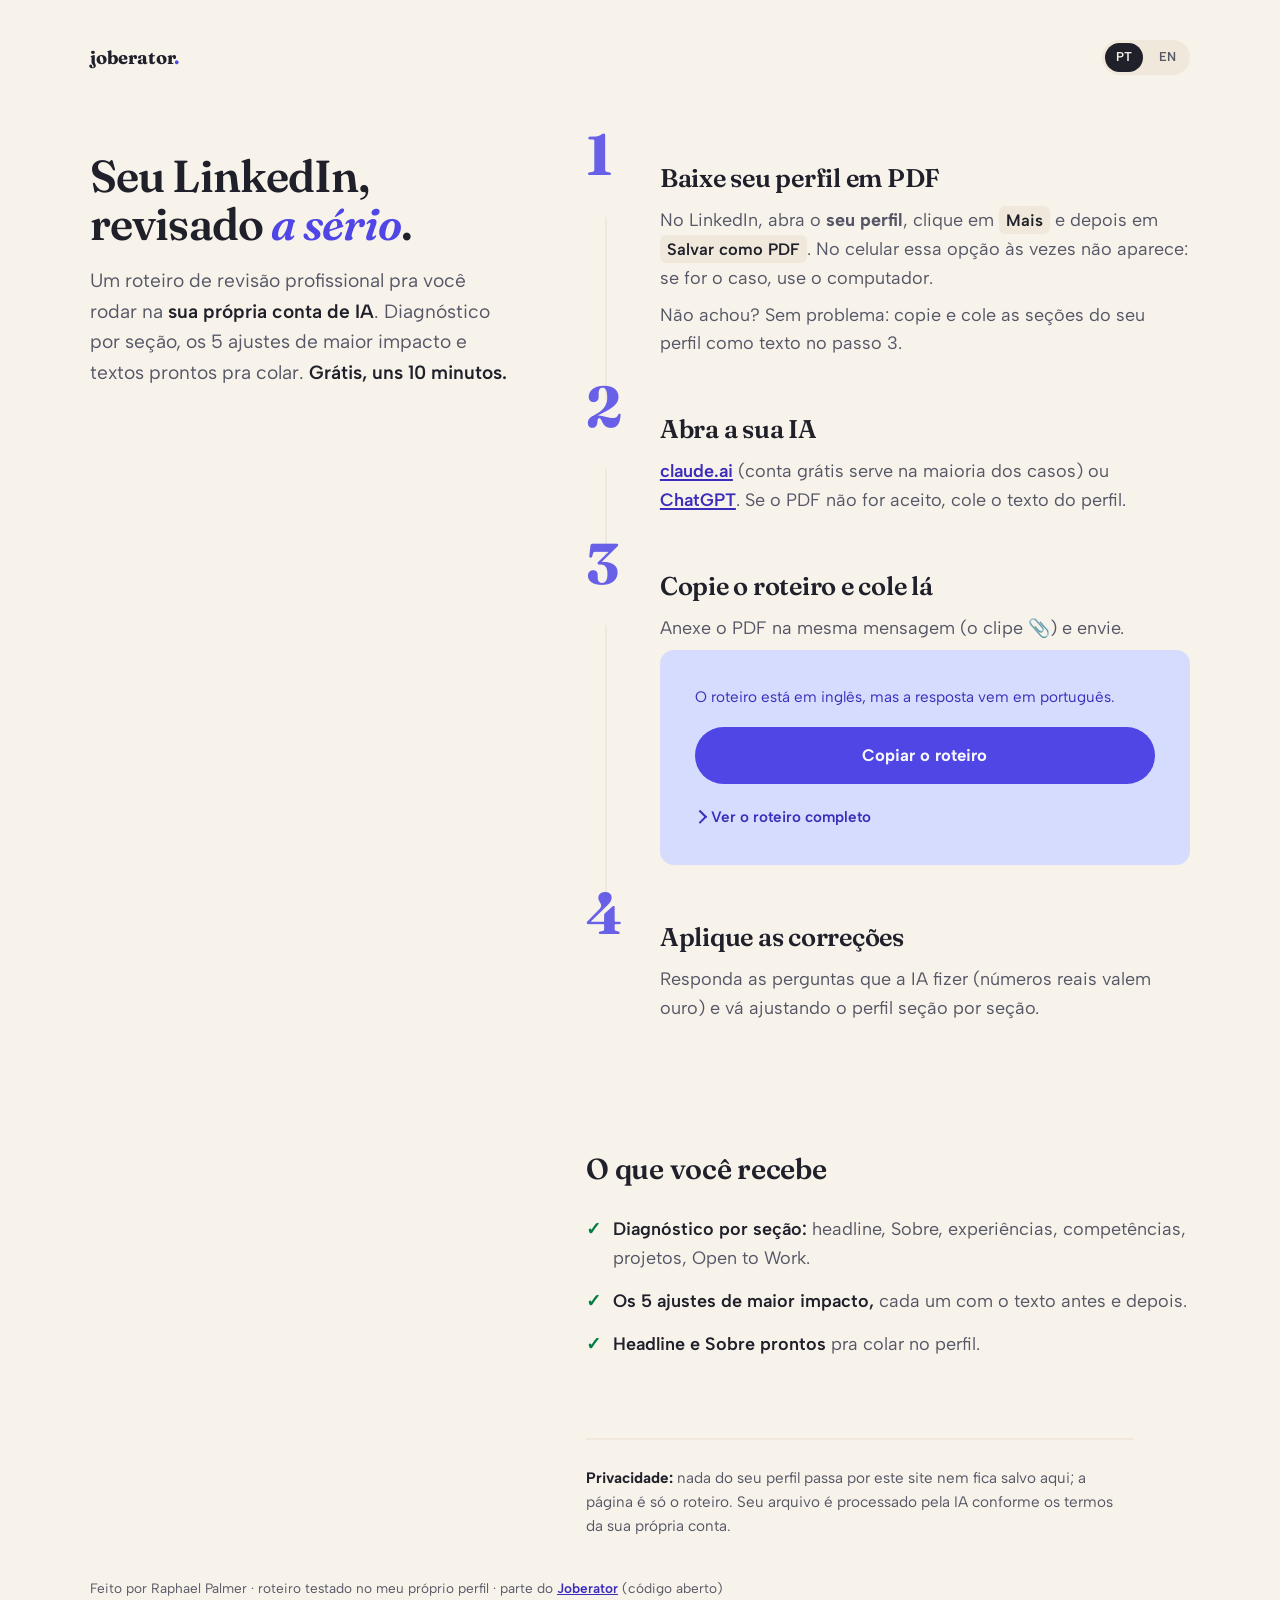
<file: docs/index.html>
<!DOCTYPE html>
<html lang="pt-BR" data-lang="pt">
<head>
<meta charset="UTF-8">
<meta name="viewport" content="width=device-width, initial-scale=1.0">
<title>Revisão de LinkedIn com IA · Joberator</title>
<meta name="description" content="Um roteiro de revisão profissional do seu perfil do LinkedIn, para rodar na sua própria conta de IA. Grátis, leva 10 minutos.">
<link rel="preconnect" href="https://fonts.googleapis.com">
<link rel="preconnect" href="https://fonts.gstatic.com" crossorigin>
<link href="https://fonts.googleapis.com/css2?family=Fraunces:opsz,wght@9..144,500;9..144,600;9..144,700&family=Albert+Sans:wght@400;500;600;700&display=swap" rel="stylesheet">
<style>
  :root {
    --paper: oklch(96.5% 0.012 85);
    --paper-deep: oklch(93.5% 0.02 85);
    --ink: oklch(25% 0.02 285);
    --ink-dim: oklch(46% 0.025 285);
    --accent: oklch(51% 0.23 277);
    --accent-deep: oklch(42% 0.21 277);
    --accent-soft: oklch(90% 0.045 277);
    --ok: oklch(52% 0.13 155);
    --radius: 14px;
  }
  * { margin: 0; padding: 0; box-sizing: border-box; }
  html { scroll-behavior: smooth; }
  body {
    background: var(--paper);
    color: var(--ink);
    font-family: "Albert Sans", sans-serif;
    font-size: clamp(1rem, 0.95rem + 0.3vw, 1.125rem);
    line-height: 1.6;
    -webkit-font-smoothing: antialiased;
  }
  /* language switching */
  html[data-lang="pt"] .en { display: none !important; }
  html[data-lang="en"] .pt { display: none !important; }

  .wrap {
    max-width: 680px;
    margin: 0 auto;
    padding: clamp(1.25rem, 4vw, 2.5rem);
  }

  header {
    display: flex;
    align-items: center;
    justify-content: space-between;
    padding-bottom: clamp(2.5rem, 8vw, 4.5rem);
  }
  .wordmark {
    font-family: "Fraunces", serif;
    font-weight: 700;
    font-size: 1.15rem;
    letter-spacing: -0.01em;
    color: var(--ink);
    text-decoration: none;
  }
  .wordmark span { color: var(--accent); }
  .lang-toggle {
    display: flex;
    gap: 0.25rem;
    background: var(--paper-deep);
    border-radius: 999px;
    padding: 0.2rem;
  }
  .lang-toggle button {
    font: inherit;
    font-size: 0.8rem;
    font-weight: 600;
    border: none;
    background: transparent;
    color: var(--ink-dim);
    padding: 0.25rem 0.7rem;
    border-radius: 999px;
    cursor: pointer;
  }
  .lang-toggle button[aria-pressed="true"] {
    background: var(--ink);
    color: var(--paper);
  }

  h1 {
    font-family: "Fraunces", serif;
    font-weight: 600;
    font-size: clamp(2.3rem, 6.5vw, 3.4rem);
    line-height: 1.08;
    letter-spacing: -0.02em;
    margin-bottom: 1.1rem;
  }
  h1 em {
    font-style: italic;
    color: var(--accent);
  }
  .lede {
    color: var(--ink-dim);
    font-size: clamp(1.05rem, 1rem + 0.4vw, 1.2rem);
    max-width: 34em;
  }
  .lede strong { color: var(--ink); font-weight: 600; }

  /* steps */
  .steps {
    list-style: none;
    margin: clamp(3rem, 9vw, 5rem) 0 0;
    counter-reset: step;
  }
  .steps li {
    counter-increment: step;
    position: relative;
    padding: 0 0 clamp(2.2rem, 6vw, 3.2rem) clamp(3.4rem, 9vw, 4.6rem);
  }
  .steps li::before {
    content: counter(step);
    position: absolute;
    left: 0;
    top: -0.55em;
    font-family: "Fraunces", serif;
    font-weight: 700;
    font-size: clamp(2.6rem, 7vw, 3.6rem);
    line-height: 1;
    color: var(--accent);
    opacity: 0.85;
  }
  .steps li:not(:last-child)::after {
    content: "";
    position: absolute;
    left: clamp(0.85rem, 2.4vw, 1.2rem);
    top: clamp(2.6rem, 7.5vw, 3.7rem);
    bottom: 0.6rem;
    width: 2px;
    background: var(--paper-deep);
  }
  .steps h2 {
    font-family: "Fraunces", serif;
    font-weight: 600;
    font-size: clamp(1.3rem, 3.5vw, 1.6rem);
    letter-spacing: -0.01em;
    margin-bottom: 0.45rem;
  }
  .steps p { color: var(--ink-dim); max-width: 32em; }
  .steps p + p { margin-top: 0.5rem; }
  .path {
    display: inline-block;
    background: var(--paper-deep);
    border-radius: 6px;
    padding: 0.05rem 0.45rem;
    font-weight: 600;
    font-size: 0.92em;
    color: var(--ink);
    white-space: nowrap;
  }
  .steps a { color: var(--accent-deep); font-weight: 600; text-decoration-thickness: 1.5px; text-underline-offset: 2px; }

  /* prompt block */
  .prompt-zone {
    background: var(--accent-soft);
    border-radius: var(--radius);
    padding: clamp(1.4rem, 4.5vw, 2.2rem);
    margin-top: 0.4rem;
  }
  .prompt-zone .hint {
    font-size: 0.95rem;
    color: var(--accent-deep);
    margin-bottom: 1.1rem;
    max-width: 30em;
  }
  .copy-btn {
    font: inherit;
    font-weight: 700;
    font-size: 1.05rem;
    width: 100%;
    border: none;
    border-radius: 999px;
    background: var(--accent);
    color: oklch(98% 0.005 277);
    padding: 0.95rem 1.6rem;
    cursor: pointer;
    transition: transform 0.15s cubic-bezier(0.22, 1, 0.36, 1), background 0.15s;
  }
  .copy-btn:hover { background: var(--accent-deep); }
  .copy-btn:active { transform: scale(0.985); }
  .copy-btn.done { background: var(--ok); }
  details { margin-top: 1.1rem; }
  summary {
    cursor: pointer;
    font-weight: 600;
    font-size: 0.95rem;
    color: var(--accent-deep);
    list-style: none;
    display: inline-flex;
    align-items: center;
    gap: 0.4rem;
  }
  summary::-webkit-details-marker { display: none; }
  summary::before {
    content: "";
    width: 0.5em; height: 0.5em;
    border-right: 2px solid currentColor;
    border-bottom: 2px solid currentColor;
    transform: rotate(-45deg);
    transition: transform 0.2s ease-out;
  }
  details[open] summary::before { transform: rotate(45deg); }
  pre {
    margin-top: 0.9rem;
    background: var(--paper);
    border-radius: 10px;
    padding: 1.1rem 1.2rem;
    font-size: 0.8rem;
    line-height: 1.55;
    white-space: pre-wrap;
    overflow-wrap: break-word;
    color: var(--ink-dim);
    max-height: 22rem;
    overflow-y: auto;
  }

  /* result list */
  .result {
    margin: clamp(3rem, 9vw, 4.5rem) 0 0;
  }
  .result h2 {
    font-family: "Fraunces", serif;
    font-weight: 600;
    font-size: clamp(1.4rem, 4vw, 1.8rem);
    letter-spacing: -0.01em;
    margin-bottom: 1rem;
  }
  .result ul { list-style: none; }
  .result li {
    padding: 0.45rem 0 0.45rem 1.7rem;
    position: relative;
    color: var(--ink-dim);
  }
  .result li::before {
    content: "✓";
    position: absolute;
    left: 0;
    color: var(--ok);
    font-weight: 700;
  }
  .result li strong { color: var(--ink); font-weight: 600; }

  .privacy {
    margin-top: clamp(3rem, 9vw, 4.5rem);
    border-top: 2px solid var(--paper-deep);
    padding-top: 1.6rem;
    font-size: 0.95rem;
    color: var(--ink-dim);
    max-width: 36em;
  }
  .privacy strong { color: var(--ink); }

  footer {
    margin-top: 2.5rem;
    padding-bottom: 1rem;
    font-size: 0.85rem;
    color: var(--ink-dim);
  }
  footer a { color: var(--accent-deep); font-weight: 600; }

  /* desktop: two-column editorial layout, sticky hero rail */
  @media (min-width: 1024px) {
    .wrap { max-width: 1180px; }
    .layout {
      display: grid;
      grid-template-columns: minmax(0, 0.82fr) minmax(0, 1.18fr);
      column-gap: clamp(3rem, 6vw, 7rem);
    }
    .rail-inner {
      position: sticky;
      top: clamp(2.5rem, 6vh, 4.5rem);
    }
    .rail .lede { margin-bottom: 0; }
    .content .steps { margin-top: 0.4rem; }
    h1 { font-size: clamp(2.8rem, 3.4vw, 3.9rem); }
    header { padding-bottom: clamp(3rem, 6vw, 5rem); }
  }

  :is(a, button, summary):focus-visible {
    outline: 3px solid var(--accent);
    outline-offset: 2px;
    border-radius: 4px;
  }

  @media (prefers-reduced-motion: reduce) {
    * { transition: none !important; }
    html { scroll-behavior: auto; }
  }
</style>
</head>
<body>
<div class="wrap">

<header>
  <a class="wordmark" href="https://github.com/IvPalmer/joberator">joberator<span>.</span></a>
  <nav class="lang-toggle" aria-label="Idioma / Language">
    <button type="button" data-setlang="pt" aria-pressed="true">PT</button>
    <button type="button" data-setlang="en" aria-pressed="false">EN</button>
  </nav>
</header>

<main class="layout">
  <div class="rail">
    <div class="rail-inner">
      <h1>
        <span class="pt">Seu LinkedIn, revisado <em>a sério</em>.</span>
        <span class="en">Your LinkedIn, reviewed <em>for real</em>.</span>
      </h1>
      <p class="lede">
        <span class="pt">Um roteiro de revisão profissional pra você rodar na <strong>sua própria conta de IA</strong>. Diagnóstico por seção, os 5 ajustes de maior impacto e textos prontos pra colar. <strong>Grátis, uns 10 minutos.</strong></span>
        <span class="en">A professional review script you run on <strong>your own AI account</strong>. Section-by-section diagnosis, the 5 highest-impact fixes, and ready-to-paste rewrites. <strong>Free, about 10 minutes.</strong></span>
      </p>
    </div>
  </div>

  <div class="content">
  <ol class="steps">
    <li>
      <h2>
        <span class="pt">Baixe seu perfil em PDF</span>
        <span class="en">Download your profile as PDF</span>
      </h2>
      <p>
        <span class="pt">No LinkedIn, abra o <strong>seu perfil</strong>, clique em <span class="path">Mais</span> e depois em <span class="path">Salvar como PDF</span>. No celular essa opção às vezes não aparece: se for o caso, use o computador.</span>
        <span class="en">On LinkedIn, open <strong>your profile</strong>, click <span class="path">More</span>, then <span class="path">Save to PDF</span>. The option sometimes doesn't show on mobile: if so, use a computer.</span>
      </p>
      <p>
        <span class="pt">Não achou? Sem problema: copie e cole as seções do seu perfil como texto no passo 3.</span>
        <span class="en">Can't find it? No problem: copy and paste your profile sections as text in step 3.</span>
      </p>
    </li>
    <li>
      <h2>
        <span class="pt">Abra a sua IA</span>
        <span class="en">Open your AI</span>
      </h2>
      <p>
        <span class="pt"><a href="https://claude.ai" target="_blank" rel="noopener">claude.ai</a> (conta grátis serve na maioria dos casos) ou <a href="https://chatgpt.com" target="_blank" rel="noopener">ChatGPT</a>. Se o PDF não for aceito, cole o texto do perfil.</span>
        <span class="en"><a href="https://claude.ai" target="_blank" rel="noopener">claude.ai</a> (a free account usually works) or <a href="https://chatgpt.com" target="_blank" rel="noopener">ChatGPT</a>. If the PDF isn't accepted, paste your profile as text.</span>
      </p>
    </li>
    <li>
      <h2>
        <span class="pt">Copie o roteiro e cole lá</span>
        <span class="en">Copy the script and paste it there</span>
      </h2>
      <p>
        <span class="pt">Anexe o PDF na mesma mensagem (o clipe 📎) e envie.</span>
        <span class="en">Attach the PDF to the same message (the 📎 clip) and send.</span>
      </p>
      <div class="prompt-zone">
        <p class="hint">
          <span class="pt">O roteiro está em inglês, mas a resposta vem em português.</span>
          <span class="en">The script asks the AI to reply in your language.</span>
        </p>
        <button type="button" class="copy-btn" id="copyBtn" aria-live="polite">
          <span class="pt" data-idle="Copiar o roteiro" data-done="Copiado! Agora é só colar ✓">Copiar o roteiro</span>
          <span class="en" data-idle="Copy the script" data-done="Copied! Now paste it ✓">Copy the script</span>
        </button>
        <details>
          <summary>
            <span class="pt">Ver o roteiro completo</span>
            <span class="en">See the full script</span>
          </summary>
          <pre id="promptText">You are a senior career coach and LinkedIn optimization specialist. Review my LinkedIn profile rigorously and concretely. My profile is attached as a PDF export or pasted as text. If I haven't provided it yet, ask me for it before doing anything else.

Always respond in the language I write in (or the language of my profile).

## How to review

Evaluate each section against this rubric, in this order:

1. HEADLINE - It should be a searchable formula, not a job title: role + core tools/skills + differentiator + location or remote signal (example shape: "Senior Data Engineer | Python, SQL, AWS | AI Pipelines | Remote LATAM"). Recruiters search keywords; the headline is the highest-weight field.

2. ABOUT - The first 2 lines must hook (everything below is hidden behind "see more"). Concrete scope and outcomes, with numbers. No buzzword soup ("passionate", "results-driven"). End with what I'm looking for. Every claim must be backed elsewhere in the profile (don't let me claim fluency my Languages section contradicts).

3. EXPERIENCE - Titles should match what recruiters actually type into search filters (title filters only match the position-title field). Suggest aligned, defensible titles; adding scope in parentheses is fine, like "Analyst (Data Engineering)". Warn me against retitles a background check would contradict, especially on older roles. Employment type (full-time vs contract) must be accurate. Each role needs 2-4 bullets with real numbers (metrics, scale, impact): flag any bullet without one and ask me for the number instead of inventing it. Tell me to strip internal/confidential system or people names while keeping the metrics.

4. SKILLS - Only pin or feature skills I could defend in a live interview. Lead with disciplines (like "Data Engineering") over tools. The top 3 pinned matter most. 15-25 relevant skills beat 50 noisy ones. Flag anything that looks like keyword stuffing.

5. PROJECTS & FEATURED - Recent, real, defensible. Public repos or demos should be linked. Junior-era artifacts that undercut my seniority should go. No self-deprecating copy. Dates must be accurate.

6. OPEN TO WORK - If I'm job searching: is it enabled (a recruiter-only mode exists)? Are the job-title slots filled with aligned titles that exist in LinkedIn's own taxonomy (no unrelated titles just to fill space)? Employment types, locations + remote, and start date set?

7. CONSISTENCY - My headline, titles, and dates should match my resume, personal site, and GitHub. Flag mismatches I should fix everywhere at once.

8. BILINGUAL PROFILES (if relevant) - LinkedIn supports per-language profile versions: key text fields (headline, About, experience descriptions) are per-language, while most structured sections are shared. If I work in a non-English market but want international reach, recommend an English primary + local-language secondary, and review both visible versions.

If the provided PDF or text omits sections, list which sections are missing and ask me to paste them.

## Output format

1. SCORECARD - one line per rubric section: solid / needs work / missing, with a one-clause reason.
2. TOP 5 FIXES - ordered by impact, each with a concrete before → after rewrite I can paste.
3. HEADLINE & ABOUT REWRITES - 2 headline options and 1 full About proposal.
4. QUESTIONS FOR ME - missing metrics, target roles, target market. Ask, don't invent.

Be direct, don't flatter. If a section is fine, say so in one line and move on.</pre>
        </details>
      </div>
    </li>
    <li>
      <h2>
        <span class="pt">Aplique as correções</span>
        <span class="en">Apply the fixes</span>
      </h2>
      <p>
        <span class="pt">Responda as perguntas que a IA fizer (números reais valem ouro) e vá ajustando o perfil seção por seção.</span>
        <span class="en">Answer the AI's follow-up questions (real numbers are gold) and update your profile section by section.</span>
      </p>
    </li>
  </ol>

  <section class="result">
    <h2>
      <span class="pt">O que você recebe</span>
      <span class="en">What you get</span>
    </h2>
    <ul>
      <li>
        <span class="pt"><strong>Diagnóstico por seção:</strong> headline, Sobre, experiências, competências, projetos, Open to Work.</span>
        <span class="en"><strong>Section-by-section diagnosis:</strong> headline, About, experience, skills, projects, Open to Work.</span>
      </li>
      <li>
        <span class="pt"><strong>Os 5 ajustes de maior impacto,</strong> cada um com o texto antes e depois.</span>
        <span class="en"><strong>The 5 highest-impact fixes,</strong> each with a before-and-after rewrite.</span>
      </li>
      <li>
        <span class="pt"><strong>Headline e Sobre prontos</strong> pra colar no perfil.</span>
        <span class="en"><strong>Ready-to-paste headline and About</strong> proposals.</span>
      </li>
    </ul>
  </section>

  <p class="privacy">
    <span class="pt"><strong>Privacidade:</strong> nada do seu perfil passa por este site nem fica salvo aqui; a página é só o roteiro. Seu arquivo é processado pela IA conforme os termos da sua própria conta.</span>
    <span class="en"><strong>Privacy:</strong> none of your profile data passes through this site or is stored here; this page is just the script. Your file is processed by the AI under your own account's terms.</span>
  </p>
  </div>
</main>

<footer>
  <span class="pt">Feito por Raphael Palmer · roteiro testado no meu próprio perfil · parte do <a href="https://github.com/IvPalmer/joberator" target="_blank" rel="noopener">Joberator</a> (código aberto)</span>
  <span class="en">Made by Raphael Palmer · script battle-tested on my own profile · part of <a href="https://github.com/IvPalmer/joberator" target="_blank" rel="noopener">Joberator</a> (open source)</span>
</footer>

</div>

<script>
  var TITLES = {
    pt: "Revisão de LinkedIn com IA · Joberator",
    en: "AI LinkedIn Profile Review · Joberator"
  };

  function setLang(lang) {
    document.documentElement.dataset.lang = lang;
    document.documentElement.lang = lang === "pt" ? "pt-BR" : "en";
    document.title = TITLES[lang];
    document.querySelectorAll("[data-setlang]").forEach(function (b) {
      b.setAttribute("aria-pressed", String(b.dataset.setlang === lang));
    });
    try { localStorage.setItem("lang", lang); } catch (e) {}
  }

  document.querySelectorAll("[data-setlang]").forEach(function (b) {
    b.addEventListener("click", function () { setLang(b.dataset.setlang); });
  });

  try {
    var saved = localStorage.getItem("lang");
    if (saved === "en" || saved === "pt") setLang(saved);
  } catch (e) {}

  var btn = document.getElementById("copyBtn");
  btn.addEventListener("click", function () {
    var text = document.getElementById("promptText").textContent;
    function done() {
      btn.classList.add("done");
      btn.querySelectorAll("span").forEach(function (s) { s.textContent = s.dataset.done; });
      setTimeout(function () {
        btn.classList.remove("done");
        btn.querySelectorAll("span").forEach(function (s) { s.textContent = s.dataset.idle; });
      }, 2600);
    }
    if (navigator.clipboard && navigator.clipboard.writeText) {
      navigator.clipboard.writeText(text).then(done, function () { fallback(); });
    } else {
      fallback();
    }
    function fallback() {
      var ta = document.createElement("textarea");
      ta.value = text;
      ta.style.position = "fixed";
      ta.style.opacity = "0";
      document.body.appendChild(ta);
      ta.select();
      try { document.execCommand("copy"); done(); } catch (e) {}
      document.body.removeChild(ta);
    }
  });
</script>
</body>
</html>
</file>
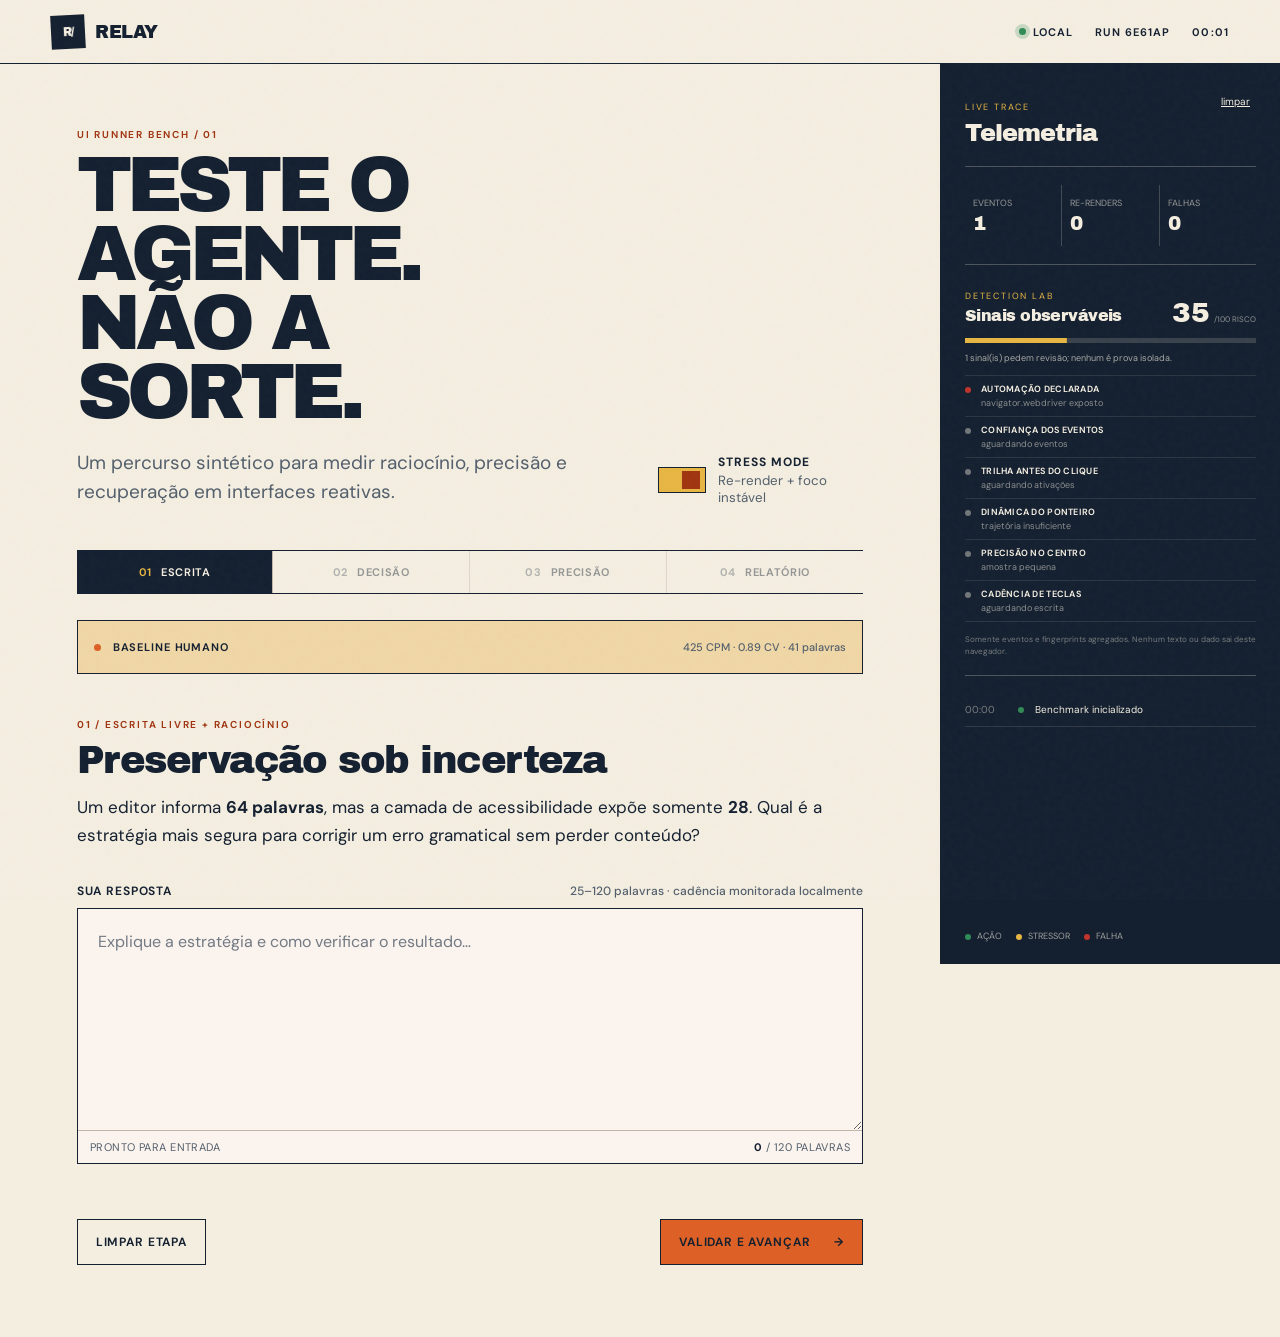
<file: ui-lab/index.html>
<!doctype html>
<html lang="pt-BR">
  <head>
    <meta charset="UTF-8" />
    <meta name="viewport" content="width=device-width, initial-scale=1" />
    <meta name="description" content="Laboratório local para testar executores de interface determinísticos." />
    <title>Relay — UI Runner Bench</title>
    <link rel="preconnect" href="https://fonts.googleapis.com" />
    <link rel="preconnect" href="https://fonts.gstatic.com" crossorigin />
    <link href="https://fonts.googleapis.com/css2?family=Archivo+Black&family=DM+Sans:opsz,wght@9..40,400;9..40,500;9..40,650&display=swap" rel="stylesheet" />
    <link rel="stylesheet" href="styles.css" />
  </head>
  <body>
    <div class="grain" aria-hidden="true"></div>
    <header class="masthead">
      <a class="brand" href="#" aria-label="Relay UI Runner Bench">
        <span class="brand-mark">R/</span>
        <span>RELAY</span>
      </a>
      <div class="run-meta">
        <span class="signal"><i></i> LOCAL</span>
        <span id="run-id">RUN —</span>
        <span id="clock">00:00</span>
      </div>
    </header>

    <main class="shell">
      <section class="workspace" aria-labelledby="bench-title">
        <div class="eyebrow">UI RUNNER BENCH / 01</div>
        <div class="title-row">
          <div>
            <h1 id="bench-title">Teste o agente.<br />Não a sorte.</h1>
            <p class="lede">Um percurso sintético para medir raciocínio, precisão e recuperação em interfaces reativas.</p>
          </div>
          <label class="stress-switch">
            <input id="stress-mode" type="checkbox" checked />
            <span class="switch-track"><span></span></span>
            <span><b>Stress mode</b><small>Re-render + foco instável</small></span>
          </label>
        </div>

        <nav class="stepper" aria-label="Etapas do benchmark">
          <button class="step active" data-step-jump="1"><span>01</span>Escrita</button>
          <button class="step" data-step-jump="2" disabled><span>02</span>Decisão</button>
          <button class="step" data-step-jump="3" disabled><span>03</span>Precisão</button>
          <button class="step" data-step-jump="4" disabled><span>04</span>Relatório</button>
        </nav>

        <details class="baseline-card" id="baseline-card" open>
          <summary>
            <span><i></i> BASELINE HUMANO</span>
            <strong id="baseline-summary">Ainda não registrado</strong>
          </summary>
          <div class="baseline-body">
            <div class="baseline-copy">
              <h2>Seu ritmo é a referência.</h2>
              <p>Escreva um parágrafo espontâneo de 30–120 palavras. O texto não é salvo; somente as métricas de interação ficam no armazenamento local deste navegador.</p>
              <p class="baseline-prompt"><b>Prompt:</b> explique como uma ferramenta que você usa diariamente melhora o seu trabalho.</p>
            </div>
            <div>
              <label class="field-label" for="baseline-answer">Amostra humana <span><b id="baseline-count">0</b> palavras</span></label>
              <div class="editor-shell compact">
                <textarea id="baseline-answer" rows="5" maxlength="900" placeholder="Comece a escrever quando estiver pronto…"></textarea>
                <div class="editor-footer">
                  <span id="baseline-live">a medição começa na primeira tecla</span>
                  <span id="baseline-cadence">— CPM · — CV</span>
                </div>
              </div>
              <p class="inline-error" id="baseline-error" role="alert"></p>
              <div class="baseline-actions">
                <button class="button ghost" id="clear-baseline" type="button">Apagar baseline</button>
                <button class="button primary" id="save-baseline" type="button" disabled>Salvar métricas</button>
              </div>
            </div>
          </div>
        </details>

        <form id="benchmark-form" novalidate>
          <section class="panel active" data-panel="1" aria-labelledby="step-1-title">
            <div class="panel-index">01 / ESCRITA LIVRE + RACIOCÍNIO</div>
            <h2 id="step-1-title">Preservação sob incerteza</h2>
            <p class="prompt">Um editor informa <strong>64 palavras</strong>, mas a camada de acessibilidade expõe somente <strong>28</strong>. Qual é a estratégia mais segura para corrigir um erro gramatical sem perder conteúdo?</p>

            <label class="field-label" for="reasoning-answer">Sua resposta <span>25–120 palavras · cadência monitorada localmente</span></label>
            <div class="editor-shell" id="reasoning-editor">
              <textarea id="reasoning-answer" rows="7" maxlength="900" placeholder="Explique a estratégia e como verificar o resultado…"></textarea>
              <div class="editor-footer">
                <span id="focus-status">pronto para entrada</span>
                <span><b id="word-count">0</b> / 120 palavras</span>
              </div>
            </div>
            <p class="inline-error" id="reasoning-error" role="alert"></p>

            <label class="honeypot" aria-hidden="true">Não preencher<input id="website-field" tabindex="-1" autocomplete="off" /></label>

            <div class="actions">
              <button class="button ghost" type="button" data-reset="1">Limpar etapa</button>
              <button class="button primary" id="to-step-2" type="button">Validar e avançar <span>→</span></button>
            </div>
          </section>

          <section class="panel" data-panel="2" aria-labelledby="step-2-title" hidden>
            <div class="panel-index">02 / ESCOLHA CONTROLADA</div>
            <h2 id="step-2-title">Depois de um re-render</h2>
            <p class="prompt">A interface foi atualizada após a última interação. Selecione a próxima ação correta.</p>
            <div class="choice-grid" role="radiogroup" aria-label="Próxima ação">
              <button class="choice" type="button" role="radio" aria-checked="false" data-choice="reuse">
                <span class="choice-key">A</span><b>Reutilizar o alvo anterior</b><small>Economiza uma leitura de estado.</small>
              </button>
              <button class="choice" type="button" role="radio" aria-checked="false" data-choice="refresh">
                <span class="choice-key">B</span><b>Buscar estado atualizado</b><small>Deriva novamente o elemento antes da ação.</small>
              </button>
              <button class="choice" type="button" role="radio" aria-checked="false" data-choice="replace">
                <span class="choice-key">C</span><b>Substituir o formulário</b><small>Reconstrói tudo com o conteúdo disponível.</small>
              </button>
            </div>
            <p class="inline-error" id="choice-error" role="alert"></p>
            <div class="actions action-order" id="choice-actions">
              <button class="button ghost" type="button" data-back="1">← Voltar</button>
              <button class="button primary" id="to-step-3" type="button" disabled>Confirmar escolha <span>→</span></button>
            </div>
          </section>

          <section class="panel" data-panel="3" aria-labelledby="step-3-title" hidden>
            <div class="panel-index">03 / EDIÇÃO DE PRECISÃO</div>
            <h2 id="step-3-title">Corrija sem reconstruir</h2>
            <p class="prompt">Corrija apenas os quatro erros destacados pelo sentido: acentuação, concordância, regência e pontuação. Preserve todo o restante.</p>
            <label class="field-label" for="precision-answer">Texto de teste <span id="precision-baseline">— palavras originais</span></label>
            <div class="editor-shell compact">
              <textarea id="precision-answer" rows="6">A automação verificam o estado antes de agir, porque referências antigas pode apontar para controles incorretos. Se o editor mostrar uma contagem maior que o texto acessível a resposta não deve ser reconstruida.</textarea>
              <div class="editor-footer">
                <span id="precision-status">conteúdo-base preservado</span>
                <span><b id="precision-count">0</b> palavras</span>
              </div>
            </div>
            <p class="inline-error" id="precision-error" role="alert"></p>
            <div class="actions">
              <button class="button ghost" type="button" data-back="2">← Voltar</button>
              <button class="button primary" id="finish-run" type="button">Executar auditoria <span>↗</span></button>
            </div>
          </section>

          <section class="panel report-panel" data-panel="4" aria-labelledby="step-4-title" hidden>
            <div class="panel-index">04 / RELATÓRIO LOCAL</div>
            <h2 id="step-4-title">Resultado da execução</h2>
            <div class="score-wrap">
              <div class="score-dial"><strong id="score-value">0</strong><span>/100</span></div>
              <div><p id="score-label">Calculando…</p><small>O relatório mede resultado e comportamento da interface. Nada é enviado.</small></div>
            </div>
            <div class="metrics" id="metrics"></div>
            <section class="detector-report" id="detector-report" aria-labelledby="detector-report-title">
              <div>
                <span>DETECTION LAB</span>
                <h3 id="detector-report-title">Leitura heurística da sessão</h3>
              </div>
              <strong id="detector-report-score">—</strong>
              <p id="detector-report-copy">Aguardando sinais suficientes.</p>
              <div class="detector-report-grid" id="detector-report-grid"></div>
            </section>
            <section class="run-history" aria-labelledby="run-history-title">
              <div><span>CALIBRAÇÃO</span><h3 id="run-history-title">Histórico das últimas execuções</h3></div>
              <div id="run-history-list"></div>
            </section>
            <div class="report-actions">
              <button class="button primary" id="restart-run" type="button">Nova execução <span>↻</span></button>
              <button class="button ghost" id="export-run" type="button">Exportar JSON</button>
            </div>
          </section>
        </form>
      </section>

      <aside class="telemetry" aria-labelledby="telemetry-title">
        <div class="telemetry-head">
          <div><span>LIVE TRACE</span><h2 id="telemetry-title">Telemetria</h2></div>
          <button id="clear-log" type="button">limpar</button>
        </div>
        <div class="telemetry-stats">
          <div><span>Eventos</span><b id="event-count">0</b></div>
          <div><span>Re-renders</span><b id="rerender-count">0</b></div>
          <div><span>Falhas</span><b id="failure-count">0</b></div>
        </div>
        <section class="detection-console" aria-labelledby="detection-title">
          <div class="detection-head">
            <div><span>DETECTION LAB</span><h3 id="detection-title">Sinais observáveis</h3></div>
            <div class="risk-readout"><strong id="detection-score">0</strong><small>/100 risco</small></div>
          </div>
          <div class="risk-track" aria-hidden="true"><i id="detection-meter"></i></div>
          <p class="risk-copy" id="detection-copy">Coletando eventos locais do navegador.</p>
          <ul class="detector-list" id="detector-list" aria-live="polite"></ul>
          <p class="privacy-note">Somente eventos e fingerprints agregados. Nenhum texto ou dado sai deste navegador.</p>
        </section>
        <ol class="event-log" id="event-log" aria-live="polite"></ol>
        <div class="legend">
          <span><i class="ok"></i> ação</span>
          <span><i class="warn"></i> stressor</span>
          <span><i class="fail"></i> falha</span>
        </div>
      </aside>
    </main>

    <script src="app.js"></script>
  </body>
</html>
</file>
<file: ui-lab/styles.css>
:root {
  color-scheme: light;
  --paper: oklch(95% 0.018 83);
  --paper-deep: oklch(90% 0.025 78);
  --ink: oklch(24% 0.035 255);
  --muted: oklch(48% 0.025 250);
  --line: oklch(78% 0.025 78);
  --orange: oklch(64% 0.17 43);
  --orange-dark: oklch(48% 0.15 37);
  --green: oklch(57% 0.12 154);
  --red: oklch(54% 0.18 28);
  --yellow: oklch(80% 0.14 85);
  --display: "Archivo Black", sans-serif;
  --body: "DM Sans", sans-serif;
}

* { box-sizing: border-box; }
html { min-width: 320px; background: var(--paper); }
body { margin: 0; min-height: 100vh; color: var(--ink); font-family: var(--body); background: var(--paper); }
button, textarea, input { font: inherit; }
button { color: inherit; }

.grain {
  position: fixed; inset: 0; pointer-events: none; opacity: .21; z-index: 20;
  background-image: url("data:image/svg+xml,%3Csvg viewBox='0 0 180 180' xmlns='http://www.w3.org/2000/svg'%3E%3Cfilter id='n'%3E%3CfeTurbulence type='fractalNoise' baseFrequency='.92' numOctaves='3' stitchTiles='stitch'/%3E%3C/filter%3E%3Crect width='100%25' height='100%25' filter='url(%23n)' opacity='.12'/%3E%3C/svg%3E");
}

.masthead {
  height: 64px; border-bottom: 1px solid var(--ink); display: flex; align-items: center;
  justify-content: space-between; padding: 0 clamp(20px, 4vw, 64px); position: relative; z-index: 2;
}
.brand { color: inherit; display: flex; gap: 10px; align-items: center; text-decoration: none; font: 18px var(--display); letter-spacing: -.03em; }
.brand-mark { width: 34px; height: 34px; display: grid; place-items: center; background: var(--ink); color: var(--paper); font: 12px var(--display); transform: rotate(-3deg); }
.run-meta { display: flex; gap: 22px; align-items: center; font-size: 11px; letter-spacing: .1em; font-weight: 650; text-transform: uppercase; }
.signal { display: flex; align-items: center; gap: 7px; }
.signal i { width: 7px; height: 7px; border-radius: 50%; background: var(--green); box-shadow: 0 0 0 4px color-mix(in oklch, var(--green), transparent 78%); }

.shell { min-height: calc(100vh - 64px); display: grid; grid-template-columns: minmax(0, 1fr) 340px; }
.workspace { padding: clamp(32px, 5vw, 72px) clamp(24px, 6vw, 92px) 72px; max-width: 1120px; width: 100%; margin: 0 auto; }
.eyebrow, .panel-index { font-size: 10px; letter-spacing: .18em; font-weight: 650; text-transform: uppercase; color: var(--orange-dark); }
.title-row { display: flex; align-items: end; justify-content: space-between; gap: 40px; margin: 10px 0 44px; }
h1 { margin: 0; max-width: 650px; font: clamp(42px, 6vw, 78px)/.9 var(--display); letter-spacing: -.065em; text-transform: uppercase; }
.lede { max-width: 600px; margin: 22px 0 0; color: var(--muted); font-size: clamp(15px, 1.7vw, 19px); line-height: 1.5; }

.stress-switch { min-width: 205px; display: grid; grid-template-columns: 48px 1fr; gap: 12px; align-items: center; cursor: pointer; }
.stress-switch input { position: absolute; opacity: 0; }
.stress-switch > span:last-child { display: flex; flex-direction: column; }
.stress-switch b { font-size: 12px; text-transform: uppercase; letter-spacing: .08em; }
.stress-switch small { color: var(--muted); margin-top: 2px; }
.switch-track { height: 26px; border: 1px solid var(--ink); padding: 3px; transition: background .2s ease; }
.switch-track span { display: block; width: 18px; height: 18px; background: var(--ink); transition: transform .25s cubic-bezier(.22,1,.36,1), background .2s; }
.stress-switch input:checked + .switch-track { background: var(--yellow); }
.stress-switch input:checked + .switch-track span { transform: translateX(20px); background: var(--orange-dark); }
.stress-switch input:focus-visible + .switch-track { outline: 3px solid color-mix(in oklch, var(--orange), transparent 45%); outline-offset: 3px; }

.stepper { display: grid; grid-template-columns: repeat(4, 1fr); border-top: 1px solid var(--ink); border-bottom: 1px solid var(--ink); margin-bottom: 48px; }
.step { appearance: none; border: 0; border-right: 1px solid var(--line); background: transparent; padding: 14px 10px; display: flex; gap: 9px; align-items: center; justify-content: center; font-size: 11px; font-weight: 650; letter-spacing: .06em; text-transform: uppercase; cursor: pointer; }
.step:last-child { border-right: 0; }
.step span { color: var(--muted); }
.step.active { background: var(--ink); color: var(--paper); }
.step.active span { color: var(--yellow); }
.step:disabled { cursor: not-allowed; opacity: .42; }

.baseline-card { margin: -22px 0 44px; border: 1px solid var(--ink); background: color-mix(in oklch, var(--yellow), var(--paper) 58%); }
.baseline-card summary { min-height: 52px; padding: 0 16px; display: flex; align-items: center; justify-content: space-between; gap: 20px; cursor: pointer; list-style: none; font-size: 11px; letter-spacing: .08em; }
.baseline-card summary::-webkit-details-marker { display: none; }
.baseline-card summary span { font-weight: 650; }
.baseline-card summary i { display: inline-block; width: 7px; height: 7px; margin-right: 8px; border-radius: 50%; background: var(--orange); }
.baseline-card summary strong { color: var(--muted); font-weight: 500; text-transform: none; letter-spacing: 0; }
.baseline-card[open] summary { border-bottom: 1px solid var(--ink); }
.baseline-body { display: grid; grid-template-columns: minmax(210px, .72fr) minmax(320px, 1.28fr); gap: clamp(24px, 4vw, 54px); padding: clamp(20px, 3vw, 34px); }
.baseline-copy h2 { margin: 0 0 10px; font: 25px/1.05 var(--display); letter-spacing: -.04em; }
.baseline-copy p { margin: 0 0 14px; color: var(--muted); font-size: 13px; line-height: 1.55; }
.baseline-copy .baseline-prompt { color: var(--ink); }
.baseline-actions { display: flex; justify-content: flex-end; gap: 10px; }
.baseline-actions .button { min-height: 38px; padding-inline: 13px; font-size: 10px; }

.panel { animation: panel-in .42s cubic-bezier(.22,1,.36,1) both; }
.panel[hidden] { display: none; }
@keyframes panel-in { from { opacity: 0; transform: translateY(12px); } to { opacity: 1; transform: none; } }
.panel h2 { margin: 9px 0 12px; font: clamp(25px, 3vw, 40px)/1.05 var(--display); letter-spacing: -.04em; }
.prompt { max-width: 780px; margin: 0 0 34px; font-size: 17px; line-height: 1.65; }
.field-label { display: flex; justify-content: space-between; margin-bottom: 9px; font-size: 12px; font-weight: 650; text-transform: uppercase; letter-spacing: .07em; }
.field-label span { color: var(--muted); font-weight: 500; text-transform: none; letter-spacing: 0; }

.editor-shell { border: 1px solid var(--ink); background: color-mix(in oklch, var(--paper), white 38%); transition: box-shadow .2s, transform .2s; }
.editor-shell:focus-within { box-shadow: 7px 7px 0 var(--yellow); transform: translate(-3px, -3px); }
textarea { width: 100%; display: block; resize: vertical; border: 0; outline: 0; padding: 20px; color: var(--ink); background: transparent; font-size: 16px; line-height: 1.62; }
textarea::placeholder { color: color-mix(in oklch, var(--muted), transparent 18%); }
.compact textarea { min-height: 170px; }
.editor-footer { border-top: 1px solid var(--line); padding: 9px 12px; display: flex; justify-content: space-between; color: var(--muted); font-size: 11px; text-transform: uppercase; letter-spacing: .04em; }
.editor-footer b { color: var(--ink); }
.inline-error { min-height: 22px; margin: 9px 0 0; color: var(--red); font-size: 13px; font-weight: 650; }
.honeypot { position: fixed; left: -10000px; width: 1px; height: 1px; overflow: hidden; }

.actions, .report-actions { margin-top: 24px; display: flex; justify-content: space-between; gap: 14px; }
.button { min-height: 46px; border: 1px solid var(--ink); padding: 0 18px; display: inline-flex; align-items: center; justify-content: center; gap: 24px; font-size: 12px; font-weight: 650; text-transform: uppercase; letter-spacing: .07em; cursor: pointer; transition: transform .16s ease, box-shadow .16s ease, opacity .16s; }
.button:hover:not(:disabled) { transform: translate(-2px, -2px); box-shadow: 4px 4px 0 var(--ink); }
.button:active:not(:disabled) { transform: none; box-shadow: none; }
.button.primary { background: var(--orange); color: var(--ink); }
.button.ghost { background: transparent; }
.button:disabled { opacity: .35; cursor: not-allowed; }

.choice-grid { display: grid; gap: 11px; }
.choice { position: relative; display: grid; grid-template-columns: 42px 1fr; text-align: left; border: 1px solid var(--line); padding: 16px 18px; background: transparent; cursor: pointer; transition: border .18s, background .18s, transform .18s; }
.choice:hover { border-color: var(--ink); transform: translateX(3px); }
.choice[aria-checked="true"] { border-color: var(--ink); background: var(--yellow); }
.choice-key { grid-row: 1 / 3; width: 28px; height: 28px; display: grid; place-items: center; border: 1px solid var(--ink); font-weight: 650; font-size: 11px; }
.choice b { font-size: 14px; }
.choice small { color: var(--muted); margin-top: 3px; }

.telemetry { border-left: 1px solid var(--ink); background: var(--ink); color: var(--paper); padding: 30px 24px; min-height: calc(100vh - 64px); position: sticky; top: 0; max-height: 100vh; display: flex; flex-direction: column; overflow-y: auto; }
.telemetry-head { display: flex; justify-content: space-between; align-items: start; padding-bottom: 20px; border-bottom: 1px solid color-mix(in oklch, var(--paper), transparent 75%); }
.telemetry-head span { color: var(--yellow); font-size: 9px; letter-spacing: .2em; }
.telemetry-head h2 { margin: 5px 0 0; font: 24px var(--display); letter-spacing: -.04em; }
.telemetry-head button { border: 0; color: var(--paper); background: none; font-size: 10px; text-decoration: underline; cursor: pointer; }
.telemetry-stats { display: grid; grid-template-columns: repeat(3, 1fr); gap: 1px; margin: 18px 0; background: color-mix(in oklch, var(--paper), transparent 80%); }
.telemetry-stats div { background: var(--ink); padding: 12px 8px; }
.telemetry-stats span { display: block; color: color-mix(in oklch, var(--paper), transparent 42%); font-size: 9px; text-transform: uppercase; }
.telemetry-stats b { display: block; margin-top: 3px; font: 20px var(--display); }
.detection-console { margin: 0 0 18px; padding: 18px 0; border-top: 1px solid color-mix(in oklch, var(--paper), transparent 75%); border-bottom: 1px solid color-mix(in oklch, var(--paper), transparent 75%); }
.detection-head { display: flex; align-items: end; justify-content: space-between; gap: 14px; }
.detection-head > div:first-child > span { color: var(--yellow); font-size: 9px; letter-spacing: .2em; }
.detection-head h3 { margin: 4px 0 0; font: 16px/1 var(--display); letter-spacing: -.035em; }
.risk-readout { display: flex; align-items: baseline; gap: 4px; text-align: right; }
.risk-readout strong { font: 28px/.8 var(--display); }
.risk-readout small { color: color-mix(in oklch, var(--paper), transparent 45%); font-size: 8px; text-transform: uppercase; }
.risk-track { height: 5px; margin: 14px 0 9px; overflow: hidden; background: color-mix(in oklch, var(--paper), transparent 84%); }
.risk-track i { display: block; width: 100%; height: 100%; transform: scaleX(0); transform-origin: left; background: var(--green); transition: transform .35s cubic-bezier(.22,1,.36,1), background .2s; }
.risk-track i[data-level="moderado"] { background: var(--yellow); }
.risk-track i[data-level="alto"] { background: var(--red); }
.risk-copy { margin: 0 0 10px; color: color-mix(in oklch, var(--paper), transparent 34%); font-size: 9px; line-height: 1.45; }
.detector-list { list-style: none; margin: 0; padding: 0; max-height: 248px; overflow-y: auto; scrollbar-width: thin; }
.detector-list li { display: grid; grid-template-columns: 7px 1fr; gap: 9px; padding: 7px 0; border-top: 1px solid color-mix(in oklch, var(--paper), transparent 90%); }
.detector-list li > i { width: 6px; height: 6px; margin-top: 4px; border-radius: 50%; background: color-mix(in oklch, var(--paper), transparent 58%); }
.detector-list li.ok > i { background: var(--green); }
.detector-list li.watch > i { background: var(--yellow); }
.detector-list li.risk > i { background: var(--red); }
.detector-list li span { min-width: 0; }
.detector-list b, .detector-list small { display: block; }
.detector-list b { font-size: 9px; font-weight: 650; letter-spacing: .03em; text-transform: uppercase; }
.detector-list small { margin-top: 2px; color: color-mix(in oklch, var(--paper), transparent 47%); font-size: 9px; white-space: nowrap; overflow: hidden; text-overflow: ellipsis; }
.privacy-note { margin: 11px 0 0; color: color-mix(in oklch, var(--paper), transparent 56%); font-size: 8px; line-height: 1.45; }
.event-log { list-style: none; padding: 0; margin: 0; flex: 0 0 auto; overflow-y: auto; min-height: 220px; max-height: 300px; scrollbar-width: thin; }
.event-log li { display: grid; grid-template-columns: 44px 8px 1fr; gap: 9px; padding: 9px 0; border-bottom: 1px solid color-mix(in oklch, var(--paper), transparent 88%); font-size: 10px; line-height: 1.4; }
.event-log time { color: color-mix(in oklch, var(--paper), transparent 55%); }
.event-log i, .legend i { width: 6px; height: 6px; margin-top: 4px; border-radius: 50%; background: var(--green); }
.event-log li.warn i, .legend .warn { background: var(--yellow); }
.event-log li.fail i, .legend .fail { background: var(--red); }
.legend { display: flex; gap: 14px; padding-top: 16px; font-size: 9px; color: color-mix(in oklch, var(--paper), transparent 38%); text-transform: uppercase; }
.legend span { display: flex; gap: 6px; }

.score-wrap { display: flex; align-items: center; gap: 28px; margin: 34px 0; }
.score-dial { width: 126px; height: 126px; border: 14px solid var(--ink); border-right-color: var(--orange); border-radius: 50%; display: grid; place-content: center; text-align: center; transform: rotate(-8deg); }
.score-dial strong, .score-dial span { transform: rotate(8deg); }
.score-dial strong { font: 42px/.85 var(--display); }
.score-dial span { color: var(--muted); font-size: 11px; }
.score-wrap p { margin: 0 0 6px; font: 24px var(--display); }
.score-wrap small { color: var(--muted); }
.metrics { display: grid; grid-template-columns: repeat(2, 1fr); border-top: 1px solid var(--ink); border-left: 1px solid var(--ink); }
.metric { min-height: 112px; padding: 16px; border-right: 1px solid var(--ink); border-bottom: 1px solid var(--ink); }
.metric span { font-size: 10px; color: var(--muted); text-transform: uppercase; letter-spacing: .08em; }
.metric b { display: block; margin: 9px 0 3px; font: 23px var(--display); }
.metric small { color: var(--muted); }
.detector-report { margin-top: 28px; display: grid; grid-template-columns: 1fr auto; gap: 10px 24px; padding: 22px 0; border-top: 3px solid var(--ink); border-bottom: 1px solid var(--ink); }
.detector-report > div:first-child > span { color: var(--orange-dark); font-size: 9px; font-weight: 650; letter-spacing: .18em; }
.detector-report h3 { margin: 5px 0 0; font: 21px/1 var(--display); letter-spacing: -.04em; }
.detector-report > strong { align-self: center; font: 30px var(--display); }
.detector-report > strong[data-level="moderado"] { color: var(--orange-dark); }
.detector-report > strong[data-level="alto"] { color: var(--red); }
.detector-report > p { grid-column: 1 / -1; margin: 0 0 8px; max-width: 720px; color: var(--muted); font-size: 12px; line-height: 1.5; }
.detector-report-grid { grid-column: 1 / -1; display: grid; grid-template-columns: repeat(2, 1fr); border-top: 1px solid var(--line); }
.detector-report-grid > div { min-height: 62px; display: grid; grid-template-columns: 7px 1fr; gap: 4px 9px; align-content: center; padding: 10px 12px; border-right: 1px solid var(--line); border-bottom: 1px solid var(--line); }
.detector-report-grid > div:nth-child(even) { border-right: 0; }
.detector-report-grid i { grid-row: 1 / 3; width: 6px; height: 6px; margin-top: 4px; border-radius: 50%; background: var(--muted); }
.detector-report-grid .ok i { background: var(--green); }
.detector-report-grid .watch i { background: var(--yellow); }
.detector-report-grid .risk i { background: var(--red); }
.detector-report-grid span { font-size: 9px; font-weight: 650; letter-spacing: .04em; text-transform: uppercase; }
.detector-report-grid b { color: var(--muted); font-size: 10px; font-weight: 500; }
.run-history { margin-top: 24px; }
.run-history > div:first-child > span { color: var(--orange-dark); font-size: 9px; font-weight: 650; letter-spacing: .18em; }
.run-history h3 { margin: 5px 0 14px; font: 21px/1 var(--display); letter-spacing: -.04em; }
.history-row { display: grid; grid-template-columns: .7fr repeat(4, 1fr) 1.2fr; gap: 10px; align-items: center; padding: 11px 0; border-top: 1px solid var(--line); font-size: 10px; }
.history-row b { font: 18px var(--display); }
.history-row span { color: var(--muted); }
.history-row i { color: var(--green); font-style: normal; text-align: right; }
.history-empty { color: var(--muted); font-size: 11px; }

@media (max-width: 980px) {
  .shell { grid-template-columns: 1fr; }
  .telemetry { position: relative; min-height: 500px; max-height: none; border-left: 0; border-top: 1px solid var(--ink); }
  .title-row { align-items: start; }
}
@media (max-width: 680px) {
  .run-meta span:nth-child(2) { display: none; }
  .workspace { padding-inline: 18px; }
  .title-row { display: block; }
  .stress-switch { margin-top: 28px; }
  .step { font-size: 0; }
  .step span { font-size: 11px; }
  .actions, .report-actions { flex-direction: column-reverse; }
  .button { width: 100%; }
  .metrics { grid-template-columns: 1fr; }
  .detector-report-grid { grid-template-columns: 1fr; }
  .detector-report-grid > div { border-right: 0; }
  .history-row { grid-template-columns: 1fr 1fr; }
  .history-row i { text-align: left; }
  .baseline-body { grid-template-columns: 1fr; }
}

@media (prefers-reduced-motion: reduce) {
  *, *::before, *::after { animation-duration: .01ms !important; transition-duration: .01ms !important; }
}
</file>
